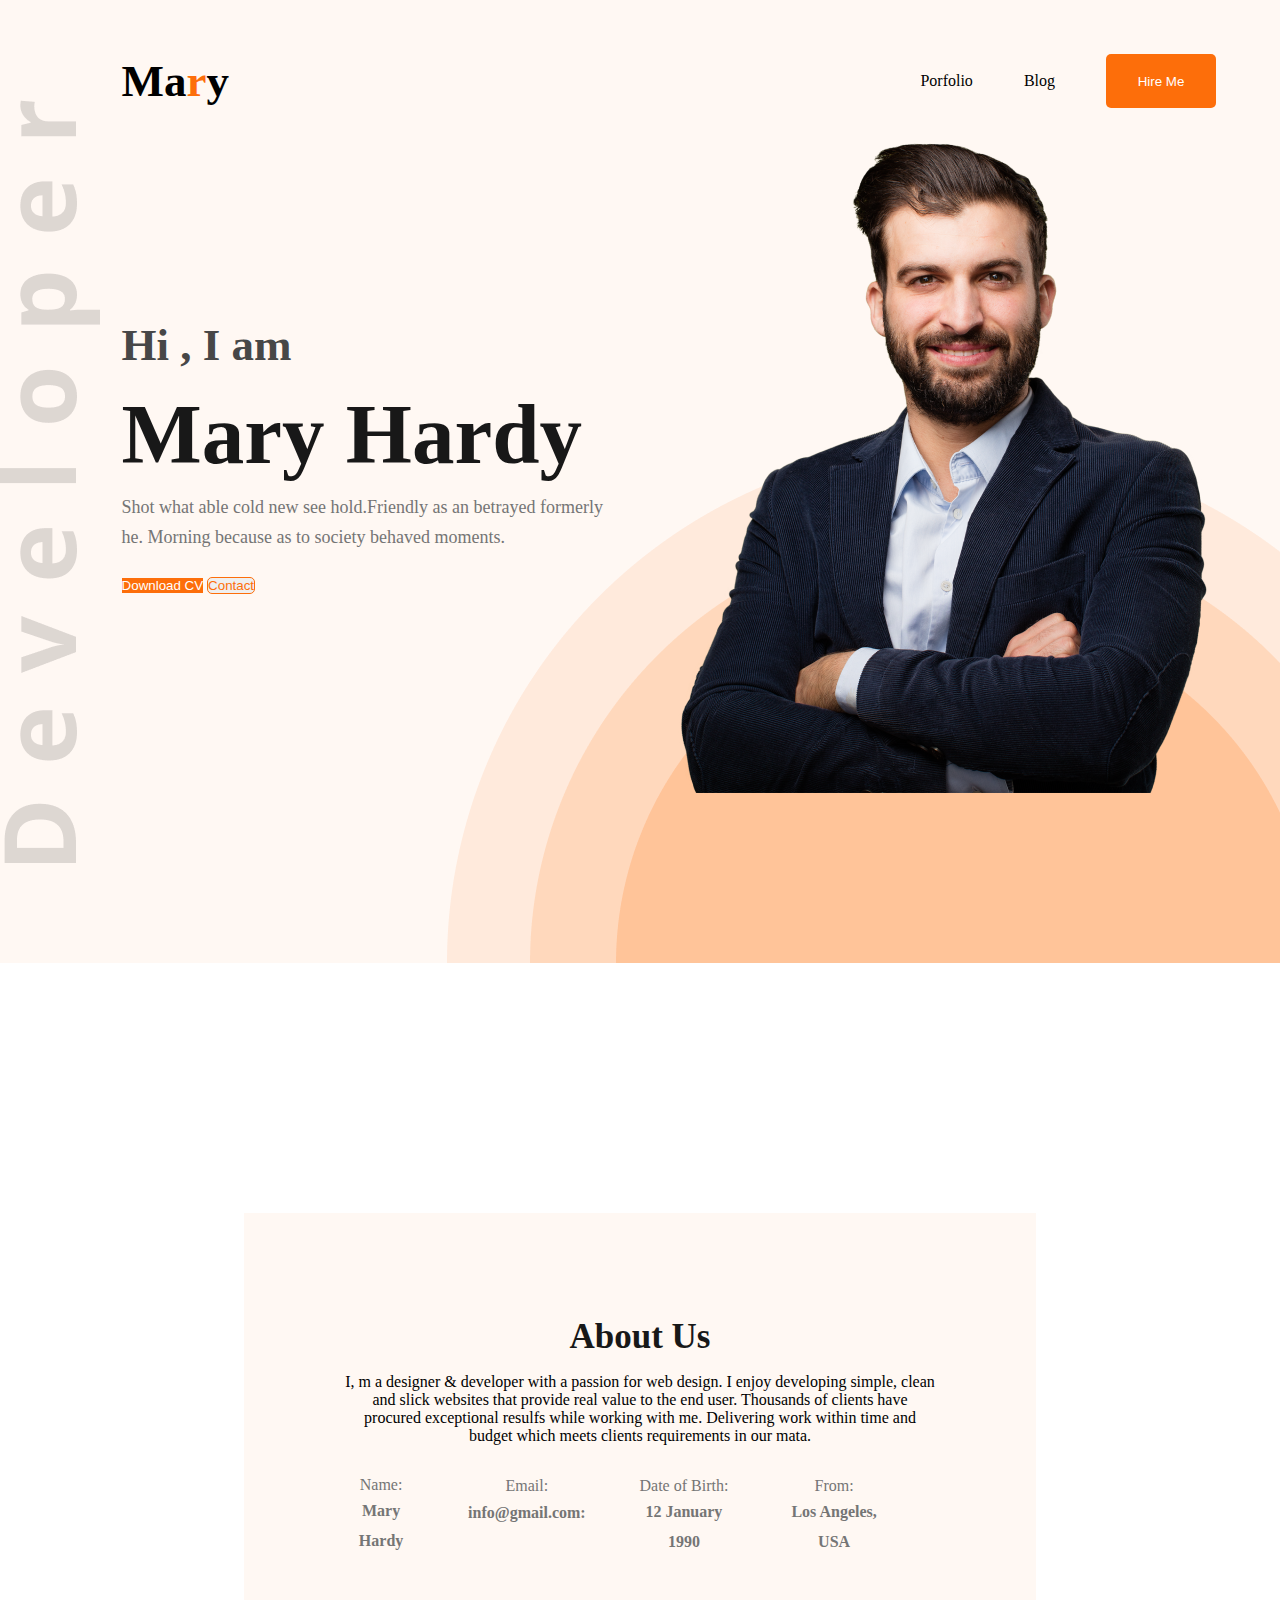
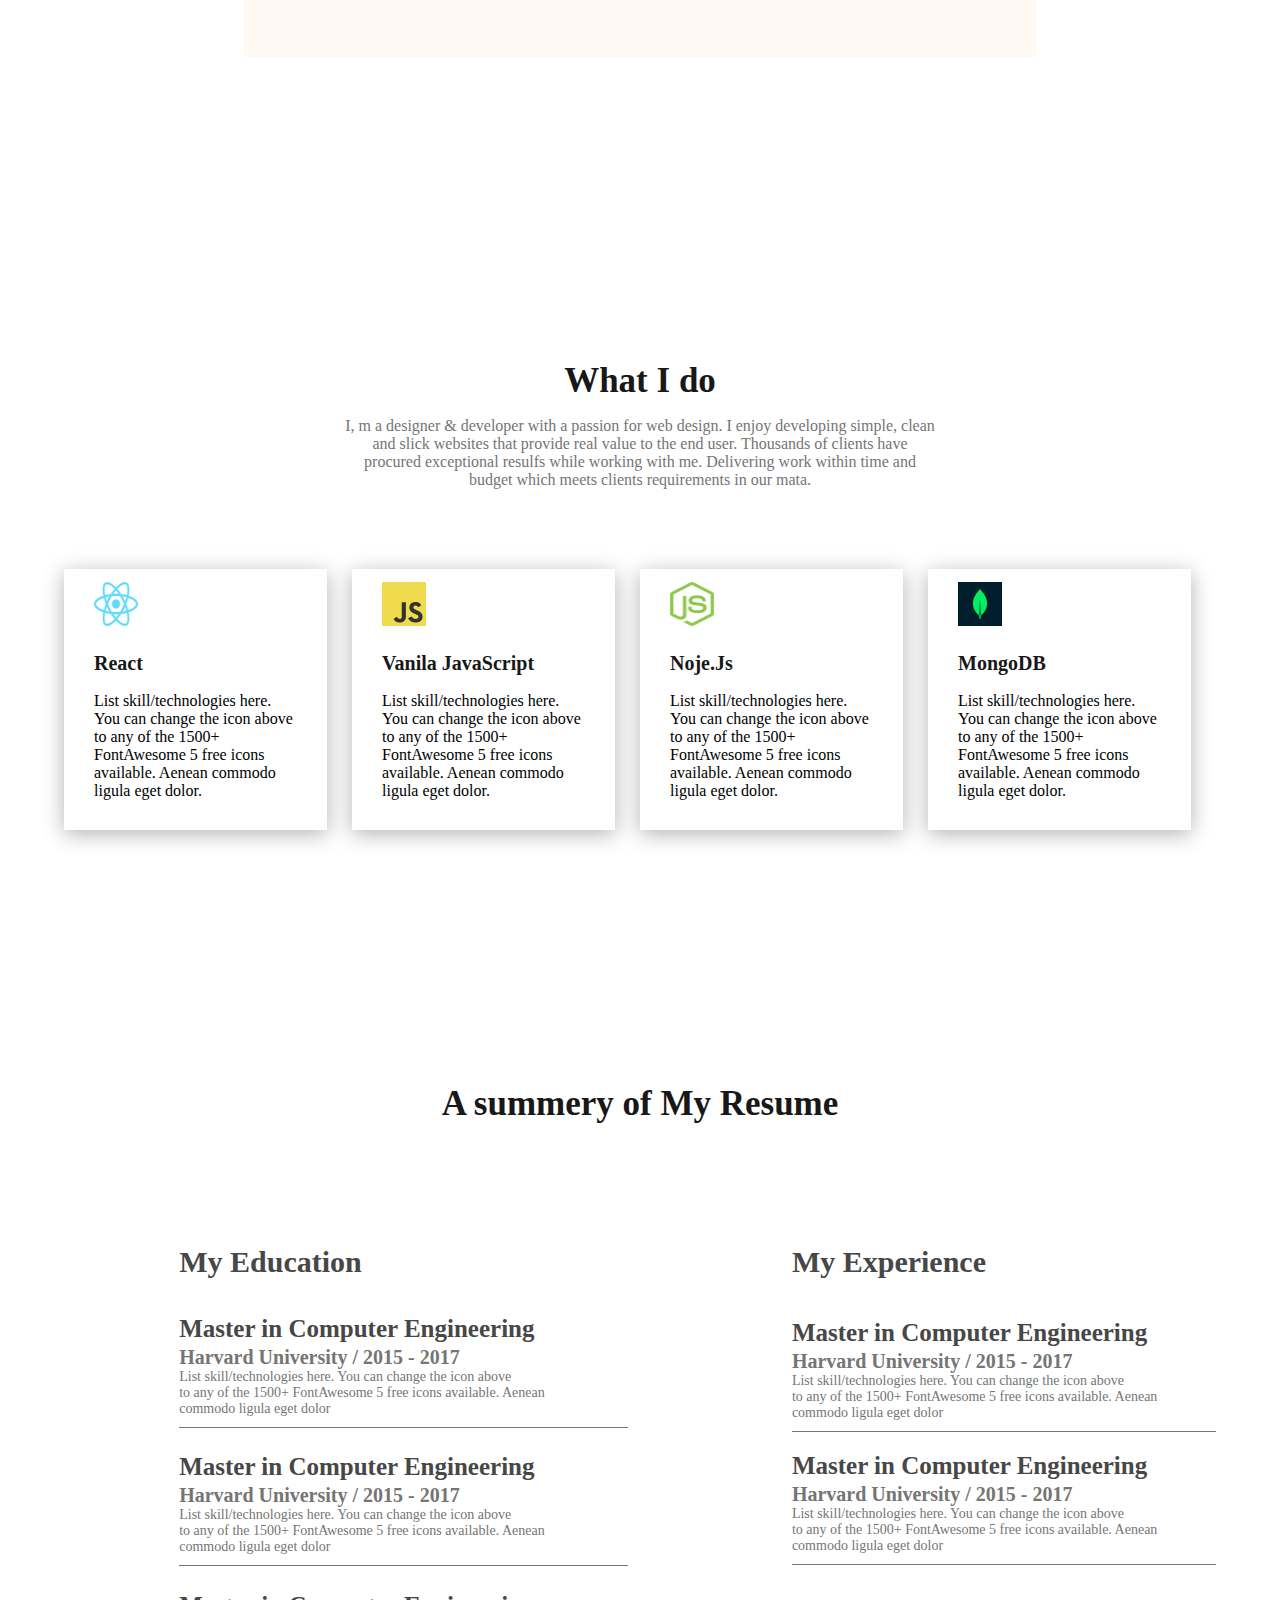
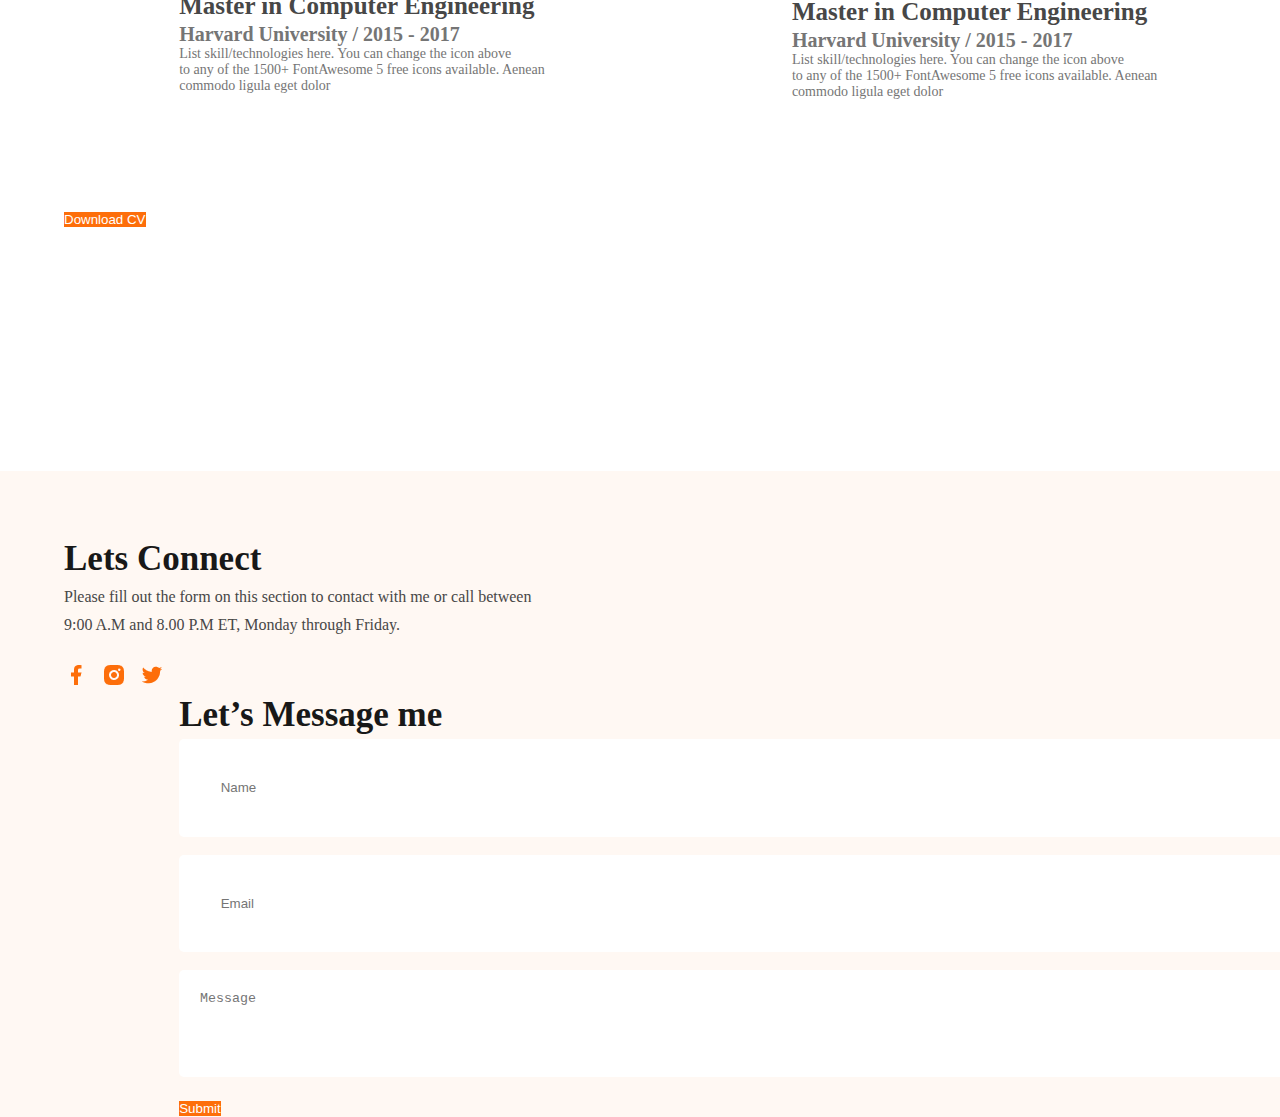
<file: index.html>
<!DOCTYPE html>
<html lang="en">
<head>
    <meta charset="UTF-8">
    <meta http-equiv="X-UA-Compatible" content="IE=edge">
    <meta name="viewport" content="width=device-width, initial-scale=1.0">
    <title>Developer Portfolio</title>
    <link href="https://cdn.jsdelivr.net/npm/bootstrap@5.0.2/dist/css/bootstrap.min.css" rel="stylesheet" integrity="sha384-EVSTQN3/azprG1Anm3QDgpJLIm9Nao0Yz1ztcQTwFspd3yD65VohhpuuCOmLASjC" crossorigin="anonymous">
    <link rel="stylesheet" href="https://cdnjs.cloudflare.com/ajax/libs/font-awesome/6.2.1/css/all.min.css" integrity="sha512-MV7K8+y+gLIBoVD59lQIYicR65iaqukzvf/nwasF0nqhPay5w/9lJmVM2hMDcnK1OnMGCdVK+iQrJ7lzPJQd1w==" crossorigin="anonymous" referrerpolicy="no-referrer" />
    <link rel="stylesheet" href="style.css">
</head>
<body>
    <header>
        
        <div class="container">
        <nav>
            <h2 class="header-title">Ma<span class="text-color">r</span>y</h2>
            <ul class="nav">
                <li>Porfolio</li>
                <li>Blog</li>
                <li><button class="baton">Hire Me</button></li>
            </ul>
        </nav>
    <div class="banner">
        <div class="banner-part1">
<h2 class="header2">Hi , I am</h2>
<h1 class="header1">Mary Hardy</h1>
<p>Shot what able cold new see hold.Friendly as an betrayed formerly <br>he. Morning because as to society behaved moments.</p>
<button class="btn btn1 btn-lg me-2"type="button"><i class="fa-solid fa-download me-2"></i>Download CV</button>
<button class="btn btn2 btn-lg"type="button"><i class="fa-solid fa-phone me-2"></i>Contact</button>

        </div>
        <div class="banner-part2">
            <img src="images/hardy.png"class="img-fluid" alt="hardy">
        </div>
    </div>
    
    </div>
    </header>
    <main>
        <section id="about">
            <div class="container about">
                <h2 class="section-title">About Us</h2>
                <p>I, m a designer & developer with a passion for web design. I enjoy developing simple, clean and slick websites that provide real value to the end user. Thousands of clients have procured exceptional resulfs while working with me. Delivering work within time and budget which meets clients requirements in our mata.</p>

            <div class="admin">
                <div class="sub-ad1">
                    <p class="name">Name:</p>
                    <p class="dec">Mary Hardy</p>
                </div>
                <div class="sub-ad1">
                    <p class="name">Email:</p>
                    <p class="dec">info@gmail.com:</p>
                </div>
                <div class="sub-ad1">
                    <p class="name">Date of Birth:</p>
                    <p class="dec">12 January 1990</p>
                </div>
                <div class="sub-ad1">
                    <p class="name">From:</p>
                    <p class="dec">
                        Los Angeles, USA</p>
                </div>
            </div>
            </div>
        </section>
        <section id="about2">
            <div class="container  about2">
                <h2 class="section-title">What I do</h2>
                <p>I, m a designer & developer with a passion for web design. I enjoy developing simple, clean and slick websites that provide real value to the end user. Thousands of clients have procured exceptional resulfs while working with me. Delivering work within time and budget which meets clients requirements in our mata.</p>

            </div>
        </section>

        <section id="skill">
            <div class="container skill">
                <div class="skill-part">
                    <img src="images/icons/react.png" class="skill-img" alt="icon">
                    <h4 class="skill-header">React</h4>
                    <p class="skill-des">List skill/technologies
                        here. You can change the
                        icon above to any of the
                        1500+ FontAwesome 5
                        free icons available.
                        Aenean commodo ligula
                        eget dolor.</p>
                </div>
                <div class="skill-part">
                    <img src="images/icons/js.png" class="skill-img" alt="icon">
                    <h4 class="skill-header"> Vanila JavaScript</h4>
                    <p class="skill-des">List skill/technologies here. You can change the icon above to any of the 1500+ FontAwesome 5 free icons available. Aenean commodo ligula eget dolor.</p>
                </div>
                <div class="skill-part">
                    <img src="images/icons/nodejs.png" class="skill-img" alt="icon">
                    <h4 class="skill-header">Noje.Js</h4>
                    <p class="skill-des">List skill/technologies
                        here. You can change the
                        icon above to any of the
                        1500+ FontAwesome 5
                        free icons available.
                        Aenean commodo ligula
                        eget dolor.</p>
                </div>
                <div class="skill-part">
                    <img src="images/icons/mongo.png" class="skill-img" alt="icon">
                    <h4 class="skill-header">MongoDB</h4>
                    <p class="skill-des">List skill/technologies here. You can change the icon above to any of the 1500+ FontAwesome 5 free icons available. Aenean commodo ligula eget dolor.</p>
                </div>
            </div>
        </section>
        <section id="expert">
            <h2 class="section-title">A summery of My Resume</h2>
            <div class="container expert">

          
          
                <div class="education">
                <h4 class="edu-title">My Education</h4>

                <div class="sub-edu1">
                    <h4 class="edu-header">Master in Computer Engineering</h4>
                    <p class="edu-p">Harvard University / 2015 - 2017</p>
                    <p class="edu-dec">List skill/technologies here. You can change the icon above <br>
                        to any of the 1500+ FontAwesome 5 free icons available. Aenean <br>
                        commodo ligula eget dolor</p>
                    
                </div>



                <div class="sub-edu1">
                    <h4 class="edu-header">Master in Computer Engineering</h4>
                    <p class="edu-p">Harvard University / 2015 - 2017</p>
                    <p class="edu-dec">List skill/technologies here. You can change the icon above <br>
                        to any of the 1500+ FontAwesome 5 free icons available. Aenean <br>
                        commodo ligula eget dolor</p>
                    
                </div>




                <div class="sub-edu3">
                    <h4 class="edu-header">Master in Computer Engineering</h4>
                    <p class="edu-p">Harvard University / 2015 - 2017</p>
                    <p class="edu-dec">List skill/technologies here. You can change the icon above <br>
                        to any of the 1500+ FontAwesome 5 free icons available. Aenean <br>
                        commodo ligula eget dolor</p>
                    
                </div>
            
            
            
            
            
            
            </div>
           
           <div class="experience">
              

                <h4 class="edu-title1">My Experience</h4>

                <div class="sub-edu11">
                    <h4 class="edu-header">Master in Computer Engineering</h4>
                    <p class="edu-p">Harvard University / 2015 - 2017</p>
                    <p class="edu-dec">List skill/technologies here. You can change the icon above <br>
                        to any of the 1500+ FontAwesome 5 free icons available. Aenean <br>
                        commodo ligula eget dolor</p>
                    
                </div>



                <div class="sub-edu11">
                    <h4 class="edu-header">Master in Computer Engineering</h4>
                    <p class="edu-p">Harvard University / 2015 - 2017</p>
                    <p class="edu-dec">List skill/technologies here. You can change the icon above <br>
                        to any of the 1500+ FontAwesome 5 free icons available. Aenean <br>
                        commodo ligula eget dolor</p>
                    
                </div>




                <div class="sub-edu33">
                    <h4 class="edu-header">Master in Computer Engineering</h4>
                    <p class="edu-p">Harvard University / 2015 - 2017</p>
                    <p class="edu-dec">List skill/technologies here. You can change the icon above <br>
                        to any of the 1500+ FontAwesome 5 free icons available. Aenean <br>
                        commodo ligula eget dolor</p>
                    
                </div>
            
            
            
            
           


            
            
            
            
            
            
            
            
            
            </div>
           
            </div>
           
        </section>
        <div class="container">
            <div class="text-center burton">
                <button class="btn btn1 btn-lg me-2"type="button"><i class="fa-solid fa-download me-2"></i>Download CV</button>
            </div>
        </div>
    </main>



    <footer>
<div class="container d-flex justify-content-center">
    <div class="footer1">
        <h2 class="footer-header1">Lets Connect</h2>
        <p class="footer-p">Please fill out the form on this section to contact with me or call between <br>9:00 A.M and 8.00 P.M ET, Monday through Friday.</p>
        <div class="footer-icon">
<a href="#"><img src="images/icons/facebook.png" alt="facebook"></a>
<a href="#"><img src="images/icons/insta.png" alt="insta"></a>

<a href="#"><img src="images/icons/twitter.png" alt="twitter"></a>

        </div>
        
    </div>
    <div class="footer2">
        <h2 class="footer-header1 mb-3">Let’s Message me</h2>
        <input type="text" name="name" id="name"placeholder="Name"><br><br>
        <input type="email" name="email" id="email"placeholder="Email"><br><br>
        <textarea name="message" id="" cols="30" rows="5">Message</textarea><br><br>
        <button class="btn btn1 btn-lg me-2"type="button">Submit</button>
    </div>
</div>
    </footer>
    
</body>
</html>
</file>
<file: style.css>
*{
    margin:0;
    padding:0;
    box-sizing: border-box;
}
header{
    width: 100%;
    height:107vh;
    background-color:  #FFF8F3;;
    background-image: url('images/header_bg.png'),url('images/developer.png');
    background-repeat: no-repeat;
    background-position: bottom right,left;
}
.header-title{
    margin-top:51px;
font-family: 'Open Sans';
font-style: normal;
font-weight: 800;
font-size: 45px;
line-height: 61px;
margin-left:5%;
}
nav{
    display: flex;
    justify-content: space-between;
   
}
.text-color{
    color:#FD6E0A;
}
ul.nav{
display: flex;
margin-top: 50px;
align-items: center;
}
ul.nav li{
list-style: none;
margin-left:51px;
}
.container{
    width:90%;
    margin:auto;
}
.baton{
    height:54px;
    width:110px;
    color:white;
    background-color: #FD6E0A;
    border-radius: 5px;
    border:0;
    outline: none;
}
.header{
    background-image: url('');
}
.banner{
    display: flex;
    justify-content: space-between;
    align-items: center;
}
.header2{
    
font-family: 'Open Sans';
font-style: normal;
font-weight: 600;
font-size: 45px;
line-height: 61px;

color: #474747;
}
.header1{
   
font-family: 'Open Sans';
font-style: normal;
font-weight: 700;
font-size: 85px;
line-height: 116px;

color: #181818; 
}
.banner p{
    
font-family: 'Open Sans';
font-style: normal;
font-weight: 400;
font-size: 18px;
line-height: 30px;
margin-bottom:5%;
color: #757575;
}
.banner{
    margin-left:5%;
}
.banner-part2 img{
    max-height: 100%;
    margin-top: 5px!important;
}
.btn1{
    color:white;
    background-color: #FD6E0A;
    border:0;
    outline: none!important;
    box-shadow: none!important;
}
.btn2{
    border: 1px solid #FD6E0A;
border-radius: 5px;
color:#FD6E0A;
}
#about{
    margin:250px 200px;
    
}
h2.section-title{
    font-family: 'Open Sans';
font-style: normal;
font-weight: 700;
font-size: 35px;
line-height: 48px;

/* identical to box height */
text-align: center;

/* Dark 01 */
color: #181818;
}
#about p{
    margin-top:2%;
}
.admin{
    display: flex;
    justify-content: center;
    margin-top:30px;
}
.sub-ad1{
   margin-right: 50px;
}
p.name{
    color:#757575;
}
p.dec{
    font-family: 'Open Sans';
    font-style: normal;
    font-weight: bold;
    font-size: 16px;
    line-height: 30px;
    
    /* or 150% */
    text-align: center;
    
    /* Dark 03 */
    color:#757575;
}
.about{
    
    padding:100px 100px;
     text-align: center;
     background-color: #FFF8F3;
 }
.about2{
    
   padding:50px 100px 40px;
    text-align: center;
}
#about2{
    margin:40px 200px;
    
}
h2.section-title{
    font-family: 'Open Sans';
font-style: normal;
font-weight: 700;
font-size: 35px;
line-height: 48px;

/* identical to box height */
text-align: center;
color: #181818;
/* Dark 01 */

}
#about2 p{
    margin-top:2%;
    color:#757575;
}

.skill-img{
    height:44px;
    width:44px;
  margin-top:5%;
  margin-right:30px;
  margin-left: 30px;
  

}
h4.skill-header{
    margin-left: 30px;
font-family: 'Open Sans';
font-style: normal;
font-weight: 700;
font-size: 20px;
line-height: 27px;
color: #181818;
padding:20px 30px 10px 0px
}
.skill{
    display: flex;
    justify-content: space-between;
  
  
   
}
.skill-part{
    margin-right: 25px;
    box-shadow: 0px 4px 20px rgba(0, 0, 0, 0.3);
    width:25%;
}
p.skill-des{
    padding:5px 30px 30px 30px;
}
#education{
   margin-top:250px;
}
.education{
   
}
.edu-title{
    font-family: 'Open Sans';
font-style: normal;
font-weight: 700;
font-size: 30px;
line-height: 41px;
margin-top:113px;
margin-bottom: 30px;
margin-right:379px;

color: #474747;


}
.edu-title1{
    font-family: 'Open Sans';
font-style: normal;
font-weight: 700;
font-size: 30px;
line-height: 41px;
margin-top:113px;
margin-bottom: 34px;
margin-right:230px;

color: #474747;


}
.sub-edu1{
    margin:0px 0px;
    padding-bottom:10px;
border-bottom:1px solid #757575;
width:80%;
margin-top: 4%;

}
.sub-edu11{
    margin:0px 0px;
    padding-bottom:10px;
border-bottom:1px solid #757575;

margin-top: 4%;

}
.edu-header{
    font-family: 'Open Sans';
font-style: normal;
font-weight: 700;
font-size: 25px;
line-height: 34px;

color: #474747;
}
.edu-p{
    font-family: 'Open Sans';
font-style: normal;
font-weight: 600;
font-size: 20px;


color: #757575;
}
.edu-dec{
    font-family: 'Open Sans';
font-style: normal;
font-weight: 400;
font-size: 14px;


color: #757575;
}
.sub-edu3{
   
    margin:0px 0px;
    padding-bottom:10px;


margin-top: 4%;

}
.sub-edu33{
   
    margin:0px 0px;
    padding-bottom:10px;


margin-top:7%;

}
.expert{
 
 display:flex;
justify-content: space-between;

  
}
.education{
    margin-left: 10%;
}
#expert{
    margin-top:250px;
}
.burton{
    margin-top: 100px;
}
footer{
    margin-top:243px;
    background-color: #fff8f3;
    padding-top:5%;
}
.footer-header1{
    
font-family: 'Open Sans';
font-style: normal;
font-weight: 700;
font-size: 35px;
line-height: 48px;



color: #181818;
}
.footer-p{
    
font-family: 'Open Sans';
font-style: normal;
font-weight: 400;
font-size: 16px;
line-height: 28px;

/* or 175% */

/* Dark 02 */
color: #474747;


}
.footer-icon{
    margin-top: 24px;
}
.footer-icon a{
    margin-right: 10px;
}
.footer2{
    margin-left: 10%;
}
.footer2 input{
    box-shadow: 0;
    border: 0;
    outline: none;
    width:110%;
    padding:4%;
    border-radius: 5px;
}
textarea{
    padding:1%;
    color:#757575;
    box-shadow: 0;
    border: 0;
    outline: none;
    width:110%;
    border-radius: 5px;
    padding-left:2%;
    padding-top: 2%;
}
</file>
